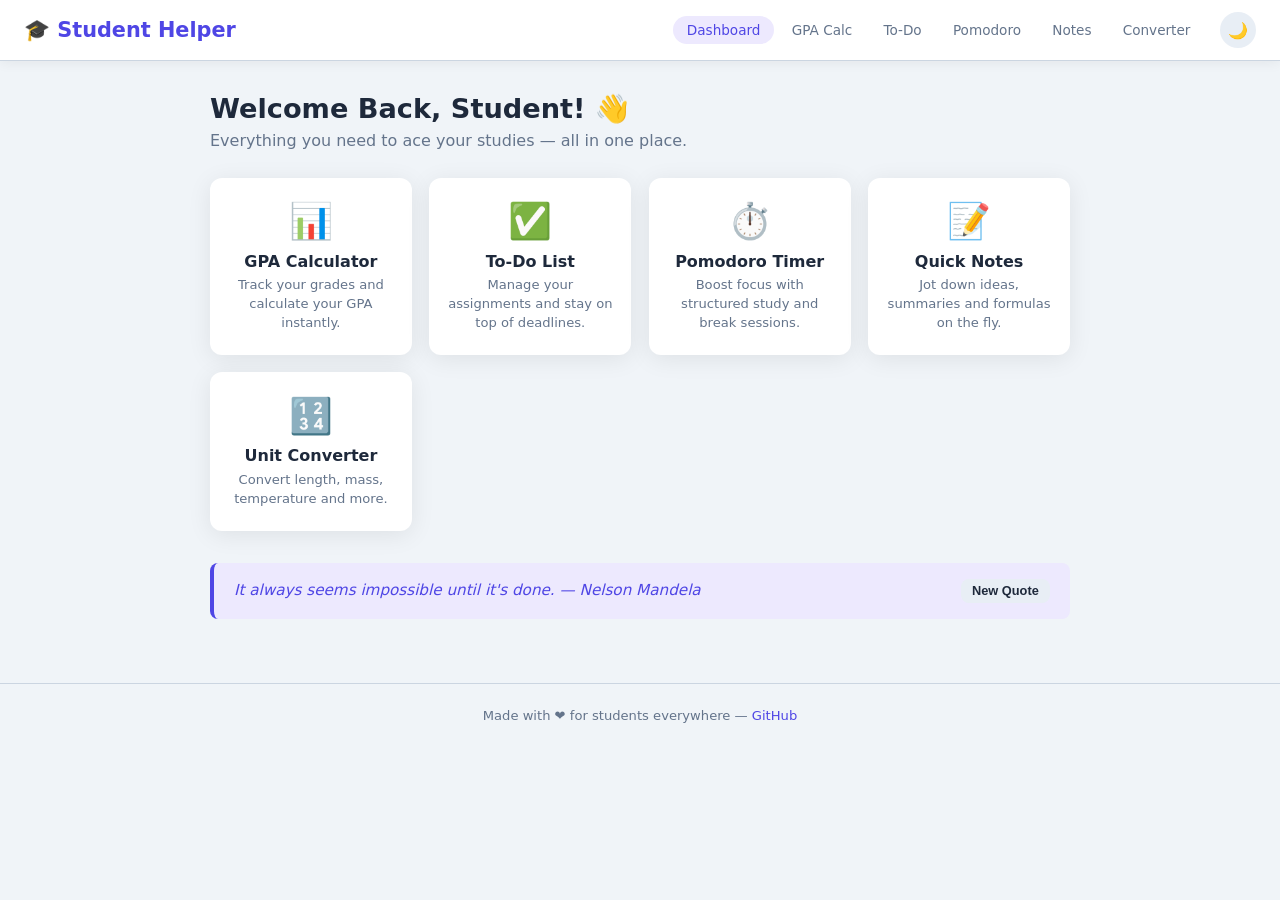
<file: index.html>
<!DOCTYPE html>
<html lang="en">
<head>
  <meta charset="UTF-8" />
  <meta name="viewport" content="width=device-width, initial-scale=1.0" />
  <title>Student Helper</title>
  <link rel="stylesheet" href="style.css" />
</head>
<body>
  <!-- ===== NAVBAR ===== -->
  <nav class="navbar">
    <div class="nav-brand">🎓 Student Helper</div>
    <ul class="nav-links">
      <li><a href="#" class="nav-btn active" data-tab="dashboard">Dashboard</a></li>
      <li><a href="#" class="nav-btn" data-tab="gpa">GPA Calc</a></li>
      <li><a href="#" class="nav-btn" data-tab="todo">To-Do</a></li>
      <li><a href="#" class="nav-btn" data-tab="pomodoro">Pomodoro</a></li>
      <li><a href="#" class="nav-btn" data-tab="notes">Notes</a></li>
      <li><a href="#" class="nav-btn" data-tab="converter">Converter</a></li>
    </ul>
    <button class="theme-toggle" id="themeToggle" title="Toggle dark/light mode">🌙</button>
  </nav>

  <main class="container">

    <!-- ===== DASHBOARD ===== -->
    <section id="tab-dashboard" class="tab active">
      <h2>Welcome Back, Student! 👋</h2>
      <p class="subtitle">Everything you need to ace your studies — all in one place.</p>
      <div class="cards">
        <div class="card" onclick="switchTab('gpa')">
          <div class="card-icon">📊</div>
          <h3>GPA Calculator</h3>
          <p>Track your grades and calculate your GPA instantly.</p>
        </div>
        <div class="card" onclick="switchTab('todo')">
          <div class="card-icon">✅</div>
          <h3>To-Do List</h3>
          <p>Manage your assignments and stay on top of deadlines.</p>
        </div>
        <div class="card" onclick="switchTab('pomodoro')">
          <div class="card-icon">⏱️</div>
          <h3>Pomodoro Timer</h3>
          <p>Boost focus with structured study and break sessions.</p>
        </div>
        <div class="card" onclick="switchTab('notes')">
          <div class="card-icon">📝</div>
          <h3>Quick Notes</h3>
          <p>Jot down ideas, summaries and formulas on the fly.</p>
        </div>
        <div class="card" onclick="switchTab('converter')">
          <div class="card-icon">🔢</div>
          <h3>Unit Converter</h3>
          <p>Convert length, mass, temperature and more.</p>
        </div>
      </div>

      <!-- Daily quote -->
      <div class="quote-box" id="quoteBox">
        <span id="quoteText">Loading quote…</span>
        <button class="btn-small" id="newQuoteBtn">New Quote</button>
      </div>
    </section>

    <!-- ===== GPA CALCULATOR ===== -->
    <section id="tab-gpa" class="tab">
      <h2>📊 GPA Calculator</h2>
      <p class="subtitle">Enter your courses, grades, and credit hours.</p>

      <div class="gpa-form">
        <div class="gpa-header row">
          <span>Course Name</span>
          <span>Grade (A–F / %)</span>
          <span>Credits</span>
          <span></span>
        </div>
        <div id="courseList"></div>
        <button class="btn" id="addCourseBtn">+ Add Course</button>
      </div>

      <div class="result-box" id="gpaResult" style="display:none;">
        <div class="result-label">Cumulative GPA</div>
        <div class="result-value" id="gpaValue">0.00</div>
      </div>
      <div class="btn-row">
        <button class="btn btn-primary" id="calcGpaBtn">Calculate GPA</button>
        <button class="btn btn-danger" id="clearGpaBtn">Clear All</button>
      </div>
    </section>

    <!-- ===== TO-DO LIST ===== -->
    <section id="tab-todo" class="tab">
      <h2>✅ To-Do List</h2>
      <p class="subtitle">Stay organized — add, complete and remove tasks.</p>

      <div class="todo-input-row">
        <input type="text" id="taskInput" placeholder="Add a new task…" maxlength="120" />
        <select id="taskPriority">
          <option value="low">🟢 Low</option>
          <option value="medium" selected>🟡 Medium</option>
          <option value="high">🔴 High</option>
        </select>
        <input type="date" id="taskDue" />
        <button class="btn btn-primary" id="addTaskBtn">Add</button>
      </div>

      <div class="filter-row">
        <button class="filter-btn active" data-filter="all">All</button>
        <button class="filter-btn" data-filter="pending">Pending</button>
        <button class="filter-btn" data-filter="done">Done</button>
        <button class="btn btn-danger btn-small" id="clearDoneBtn">Clear Done</button>
      </div>

      <ul id="taskList" class="task-list"></ul>
      <div id="todoEmpty" class="empty-state">No tasks yet — add one above! 🎉</div>
    </section>

    <!-- ===== POMODORO ===== -->
    <section id="tab-pomodoro" class="tab">
      <h2>⏱️ Pomodoro Timer</h2>
      <p class="subtitle">25 min focus → 5 min break. Stay in the zone.</p>

      <div class="pomodoro-settings">
        <label>Focus (min) <input type="number" id="focusMin" value="25" min="1" max="90" /></label>
        <label>Break (min) <input type="number" id="breakMin" value="5" min="1" max="30" /></label>
        <label>Rounds <input type="number" id="pomRounds" value="4" min="1" max="12" /></label>
      </div>

      <div class="pomodoro-display">
        <div class="pom-phase" id="pomPhase">Focus</div>
        <div class="pom-clock" id="pomClock">25:00</div>
        <div class="pom-progress">
          <div class="pom-progress-bar" id="pomProgressBar"></div>
        </div>
        <div class="pom-rounds" id="pomRoundsDisplay">Round 1 / 4</div>
      </div>

      <div class="btn-row">
        <button class="btn btn-primary" id="pomStart">▶ Start</button>
        <button class="btn" id="pomPause" disabled>⏸ Pause</button>
        <button class="btn btn-danger" id="pomReset">↺ Reset</button>
      </div>

      <div id="pomLog" class="pom-log"></div>
    </section>

    <!-- ===== NOTES ===== -->
    <section id="tab-notes" class="tab">
      <h2>📝 Quick Notes</h2>
      <p class="subtitle">Auto-saved to your browser — never lose an idea.</p>

      <div class="notes-toolbar">
        <button class="btn-small" id="addNoteBtn">+ New Note</button>
        <input type="text" id="noteSearch" placeholder="Search notes…" />
      </div>

      <div id="notesGrid" class="notes-grid"></div>
      <div id="notesEmpty" class="empty-state">No notes yet — create one above! 📌</div>
    </section>

    <!-- ===== UNIT CONVERTER ===== -->
    <section id="tab-converter" class="tab">
      <h2>🔢 Unit Converter</h2>
      <p class="subtitle">Quickly convert common units used in science and maths.</p>

      <div class="converter-tabs">
        <button class="ctab active" data-ctab="length">📏 Length</button>
        <button class="ctab" data-ctab="mass">⚖️ Mass</button>
        <button class="ctab" data-ctab="temp">🌡️ Temperature</button>
        <button class="ctab" data-ctab="time">⌚ Time</button>
        <button class="ctab" data-ctab="speed">🚀 Speed</button>
      </div>

      <div class="converter-body" id="converterBody">
        <!-- rendered by JS -->
      </div>
    </section>

  </main>

  <footer class="footer">
    <p>Made with ❤️ for students everywhere &mdash; <a href="https://github.com/ravindrajaipal/Student-helpfull" target="_blank">GitHub</a></p>
  </footer>

  <script src="app.js"></script>
</body>
</html>
</file>
<file: style.css>
/* ===================================================
   Student Helper — style.css
   =================================================== */

/* ---------- CSS Variables (Light Theme) ---------- */
:root {
  --bg:          #f0f4f8;
  --surface:     #ffffff;
  --surface2:    #e8eef5;
  --primary:     #4f46e5;
  --primary-lt:  #ede9fe;
  --accent:      #06b6d4;
  --danger:      #ef4444;
  --success:     #22c55e;
  --warning:     #f59e0b;
  --text:        #1e293b;
  --text-muted:  #64748b;
  --border:      #cbd5e1;
  --shadow:      0 4px 24px rgba(0,0,0,.08);
  --radius:      12px;
  --radius-sm:   8px;
  --font:        'Segoe UI', system-ui, -apple-system, sans-serif;
  --transition:  .25s ease;
}

/* ---------- Dark Theme ---------- */
[data-theme="dark"] {
  --bg:         #0f172a;
  --surface:    #1e293b;
  --surface2:   #334155;
  --primary:    #818cf8;
  --primary-lt: #312e81;
  --text:       #e2e8f0;
  --text-muted: #94a3b8;
  --border:     #334155;
  --shadow:     0 4px 24px rgba(0,0,0,.4);
}

/* ---------- Reset & Base ---------- */
*, *::before, *::after { box-sizing: border-box; margin: 0; padding: 0; }

html { scroll-behavior: smooth; }

body {
  font-family: var(--font);
  background: var(--bg);
  color: var(--text);
  min-height: 100vh;
  transition: background var(--transition), color var(--transition);
}

a { color: var(--primary); text-decoration: none; }
a:hover { text-decoration: underline; }

/* ---------- Navbar ---------- */
.navbar {
  position: sticky;
  top: 0;
  z-index: 100;
  display: flex;
  align-items: center;
  gap: 1rem;
  padding: .75rem 1.5rem;
  background: var(--surface);
  border-bottom: 1px solid var(--border);
  box-shadow: 0 2px 12px rgba(0,0,0,.06);
  flex-wrap: wrap;
}

.nav-brand {
  font-size: 1.3rem;
  font-weight: 700;
  color: var(--primary);
  white-space: nowrap;
  margin-right: auto;
}

.nav-links {
  list-style: none;
  display: flex;
  gap: .25rem;
  flex-wrap: wrap;
}

.nav-btn {
  display: inline-block;
  padding: .4rem .85rem;
  border-radius: 99px;
  font-size: .85rem;
  font-weight: 500;
  color: var(--text-muted);
  transition: background var(--transition), color var(--transition);
  cursor: pointer;
}
.nav-btn:hover, .nav-btn.active {
  background: var(--primary-lt);
  color: var(--primary);
  text-decoration: none;
}

.theme-toggle {
  background: var(--surface2);
  border: none;
  border-radius: 50%;
  width: 36px;
  height: 36px;
  cursor: pointer;
  font-size: 1rem;
  transition: background var(--transition);
}
.theme-toggle:hover { background: var(--primary-lt); }

/* ---------- Container ---------- */
.container {
  max-width: 900px;
  margin: 0 auto;
  padding: 2rem 1.25rem;
}

/* ---------- Tabs ---------- */
.tab { display: none; }
.tab.active { display: block; animation: fadeIn .3s ease; }

@keyframes fadeIn {
  from { opacity: 0; transform: translateY(10px); }
  to   { opacity: 1; transform: translateY(0); }
}

h2 { font-size: 1.7rem; font-weight: 700; margin-bottom: .35rem; }
.subtitle { color: var(--text-muted); margin-bottom: 1.75rem; }

/* ---------- Buttons ---------- */
.btn {
  display: inline-flex;
  align-items: center;
  gap: .4rem;
  padding: .55rem 1.2rem;
  border: none;
  border-radius: var(--radius-sm);
  font-size: .9rem;
  font-weight: 600;
  cursor: pointer;
  background: var(--surface2);
  color: var(--text);
  transition: filter var(--transition), background var(--transition);
}
.btn:hover { filter: brightness(.93); }
.btn:disabled { opacity: .5; cursor: not-allowed; }

.btn-primary { background: var(--primary); color: #fff; }
.btn-danger  { background: var(--danger);  color: #fff; }
.btn-small   {
  padding: .3rem .7rem;
  font-size: .8rem;
  border: none;
  border-radius: var(--radius-sm);
  background: var(--surface2);
  color: var(--text);
  cursor: pointer;
  font-weight: 600;
  transition: filter var(--transition);
}
.btn-small:hover { filter: brightness(.9); }

.btn-row {
  display: flex;
  gap: .75rem;
  margin-top: 1.25rem;
  flex-wrap: wrap;
}

/* ====================================================
   DASHBOARD
   ==================================================== */
.cards {
  display: grid;
  grid-template-columns: repeat(auto-fill, minmax(180px, 1fr));
  gap: 1.1rem;
  margin-bottom: 2rem;
}

.card {
  background: var(--surface);
  border-radius: var(--radius);
  padding: 1.4rem 1.1rem;
  box-shadow: var(--shadow);
  cursor: pointer;
  transition: transform var(--transition), box-shadow var(--transition);
  text-align: center;
}
.card:hover {
  transform: translateY(-4px);
  box-shadow: 0 8px 32px rgba(79,70,229,.15);
}
.card-icon { font-size: 2.2rem; margin-bottom: .6rem; }
.card h3 { font-size: 1rem; font-weight: 700; margin-bottom: .3rem; }
.card p  { font-size: .82rem; color: var(--text-muted); line-height: 1.45; }

.quote-box {
  background: var(--primary-lt);
  border-left: 4px solid var(--primary);
  border-radius: var(--radius-sm);
  padding: 1rem 1.25rem;
  display: flex;
  align-items: center;
  gap: 1rem;
  flex-wrap: wrap;
}
#quoteText {
  flex: 1;
  font-style: italic;
  font-size: .95rem;
  color: var(--primary);
  line-height: 1.55;
}

/* ====================================================
   GPA CALCULATOR
   ==================================================== */
.gpa-form {
  background: var(--surface);
  border-radius: var(--radius);
  padding: 1.25rem;
  box-shadow: var(--shadow);
  margin-bottom: 1.25rem;
}

.gpa-header {
  display: grid;
  grid-template-columns: 2fr 1.5fr 1fr .5fr;
  gap: .6rem;
  font-size: .78rem;
  font-weight: 700;
  text-transform: uppercase;
  color: var(--text-muted);
  letter-spacing: .05em;
  padding-bottom: .5rem;
  border-bottom: 1px solid var(--border);
  margin-bottom: .75rem;
}

.course-row {
  display: grid;
  grid-template-columns: 2fr 1.5fr 1fr .5fr;
  gap: .6rem;
  margin-bottom: .55rem;
  align-items: center;
}

.course-row input, .course-row select {
  padding: .45rem .65rem;
  border: 1px solid var(--border);
  border-radius: var(--radius-sm);
  background: var(--bg);
  color: var(--text);
  font-size: .9rem;
  width: 100%;
}

.course-row input:focus, .course-row select:focus {
  outline: 2px solid var(--primary);
  border-color: transparent;
}

.remove-course {
  background: none;
  border: none;
  color: var(--danger);
  font-size: 1.2rem;
  cursor: pointer;
  padding: 0 .25rem;
  line-height: 1;
  transition: transform var(--transition);
}
.remove-course:hover { transform: scale(1.2); }

.result-box {
  background: var(--surface);
  border-radius: var(--radius);
  padding: 1.5rem;
  text-align: center;
  box-shadow: var(--shadow);
  margin-bottom: .5rem;
}
.result-label { font-size: .85rem; color: var(--text-muted); text-transform: uppercase; letter-spacing: .05em; }
.result-value { font-size: 3rem; font-weight: 800; color: var(--primary); }

/* ====================================================
   TO-DO
   ==================================================== */
.todo-input-row {
  display: flex;
  gap: .6rem;
  flex-wrap: wrap;
  margin-bottom: 1rem;
}

.todo-input-row input[type="text"],
.todo-input-row input[type="date"],
.todo-input-row select {
  padding: .5rem .8rem;
  border: 1px solid var(--border);
  border-radius: var(--radius-sm);
  background: var(--surface);
  color: var(--text);
  font-size: .9rem;
}

.todo-input-row input[type="text"] { flex: 1; min-width: 180px; }

.filter-row {
  display: flex;
  gap: .5rem;
  align-items: center;
  margin-bottom: 1rem;
  flex-wrap: wrap;
}

.filter-btn {
  padding: .35rem .85rem;
  border: 1px solid var(--border);
  border-radius: 99px;
  background: var(--surface);
  color: var(--text-muted);
  font-size: .82rem;
  cursor: pointer;
  font-weight: 600;
  transition: background var(--transition), color var(--transition);
}
.filter-btn.active, .filter-btn:hover {
  background: var(--primary);
  color: #fff;
  border-color: var(--primary);
}

.task-list { list-style: none; display: flex; flex-direction: column; gap: .55rem; }

.task-item {
  display: flex;
  align-items: center;
  gap: .75rem;
  background: var(--surface);
  border-radius: var(--radius-sm);
  padding: .75rem 1rem;
  box-shadow: 0 2px 8px rgba(0,0,0,.05);
  transition: opacity var(--transition);
  animation: fadeIn .25s ease;
}

.task-item.done .task-text {
  text-decoration: line-through;
  color: var(--text-muted);
}

.task-check {
  appearance: none;
  width: 1.15rem;
  height: 1.15rem;
  border: 2px solid var(--border);
  border-radius: 50%;
  cursor: pointer;
  flex-shrink: 0;
  transition: background var(--transition), border-color var(--transition);
}
.task-check:checked {
  background: var(--success);
  border-color: var(--success);
}

.task-text { flex: 1; font-size: .92rem; word-break: break-word; }
.task-meta { font-size: .75rem; color: var(--text-muted); white-space: nowrap; }

.priority-badge {
  font-size: .7rem;
  padding: .15rem .45rem;
  border-radius: 99px;
  font-weight: 700;
  text-transform: uppercase;
}
.priority-high   { background: #fee2e2; color: #b91c1c; }
.priority-medium { background: #fef3c7; color: #92400e; }
.priority-low    { background: #dcfce7; color: #166534; }
[data-theme="dark"] .priority-high   { background: #7f1d1d; color: #fca5a5; }
[data-theme="dark"] .priority-medium { background: #78350f; color: #fcd34d; }
[data-theme="dark"] .priority-low    { background: #14532d; color: #86efac; }

.delete-task {
  background: none;
  border: none;
  color: var(--text-muted);
  font-size: 1rem;
  cursor: pointer;
  opacity: 0;
  transition: opacity var(--transition), color var(--transition);
  padding: 0 .2rem;
}
.task-item:hover .delete-task { opacity: 1; }
.delete-task:hover { color: var(--danger); }

.empty-state {
  text-align: center;
  color: var(--text-muted);
  padding: 2.5rem 1rem;
  font-size: .95rem;
}

/* ====================================================
   POMODORO
   ==================================================== */
.pomodoro-settings {
  display: flex;
  gap: 1.5rem;
  flex-wrap: wrap;
  margin-bottom: 1.75rem;
  align-items: flex-end;
}

.pomodoro-settings label {
  display: flex;
  flex-direction: column;
  gap: .35rem;
  font-size: .85rem;
  font-weight: 600;
  color: var(--text-muted);
}

.pomodoro-settings input[type="number"] {
  padding: .45rem .7rem;
  border: 1px solid var(--border);
  border-radius: var(--radius-sm);
  background: var(--surface);
  color: var(--text);
  font-size: 1rem;
  width: 80px;
  text-align: center;
}

.pomodoro-display {
  background: var(--surface);
  border-radius: var(--radius);
  padding: 2.5rem 1.5rem;
  text-align: center;
  box-shadow: var(--shadow);
  margin-bottom: 1.5rem;
  position: relative;
}

.pom-phase {
  font-size: .95rem;
  font-weight: 700;
  text-transform: uppercase;
  letter-spacing: .1em;
  color: var(--primary);
  margin-bottom: .5rem;
}

.pom-clock {
  font-size: 5rem;
  font-weight: 800;
  letter-spacing: .05em;
  line-height: 1;
  color: var(--text);
  margin-bottom: 1rem;
  font-variant-numeric: tabular-nums;
}

.pom-progress {
  background: var(--border);
  border-radius: 99px;
  height: 8px;
  overflow: hidden;
  margin-bottom: .75rem;
}
.pom-progress-bar {
  height: 100%;
  border-radius: 99px;
  background: linear-gradient(90deg, var(--primary), var(--accent));
  width: 0%;
  transition: width .5s linear;
}

.pom-rounds { font-size: .9rem; color: var(--text-muted); font-weight: 600; }

.pom-log {
  margin-top: 1.25rem;
  max-height: 130px;
  overflow-y: auto;
  font-size: .82rem;
  color: var(--text-muted);
}

.pom-log-entry {
  padding: .25rem 0;
  border-bottom: 1px solid var(--border);
}

/* ====================================================
   NOTES
   ==================================================== */
.notes-toolbar {
  display: flex;
  gap: .75rem;
  margin-bottom: 1.25rem;
  align-items: center;
  flex-wrap: wrap;
}

#noteSearch {
  flex: 1;
  padding: .45rem .8rem;
  border: 1px solid var(--border);
  border-radius: var(--radius-sm);
  background: var(--surface);
  color: var(--text);
  font-size: .9rem;
  min-width: 160px;
}

.notes-grid {
  display: grid;
  grid-template-columns: repeat(auto-fill, minmax(220px, 1fr));
  gap: 1rem;
}

.note-card {
  background: var(--surface);
  border-radius: var(--radius);
  padding: 1rem 1.1rem;
  box-shadow: var(--shadow);
  display: flex;
  flex-direction: column;
  gap: .5rem;
  animation: fadeIn .25s ease;
  position: relative;
}

.note-title {
  font-weight: 700;
  font-size: .95rem;
  background: none;
  border: none;
  color: var(--text);
  width: 100%;
  padding: 0;
  font-family: var(--font);
}
.note-title:focus { outline: none; text-decoration: underline dotted var(--primary); }

.note-body {
  flex: 1;
  font-size: .86rem;
  color: var(--text-muted);
  background: none;
  border: none;
  resize: none;
  width: 100%;
  min-height: 90px;
  font-family: var(--font);
  line-height: 1.55;
}
.note-body:focus { outline: none; }

.note-footer {
  display: flex;
  justify-content: space-between;
  align-items: center;
  font-size: .72rem;
  color: var(--text-muted);
}

.delete-note {
  background: none;
  border: none;
  color: var(--text-muted);
  cursor: pointer;
  font-size: .85rem;
  padding: 0;
  transition: color var(--transition);
}
.delete-note:hover { color: var(--danger); }

/* Note colour accents */
.note-card:nth-child(5n+1) { border-top: 3px solid #4f46e5; }
.note-card:nth-child(5n+2) { border-top: 3px solid #06b6d4; }
.note-card:nth-child(5n+3) { border-top: 3px solid #f59e0b; }
.note-card:nth-child(5n+4) { border-top: 3px solid #22c55e; }
.note-card:nth-child(5n+5) { border-top: 3px solid #ef4444; }

/* ====================================================
   UNIT CONVERTER
   ==================================================== */
.converter-tabs {
  display: flex;
  gap: .5rem;
  flex-wrap: wrap;
  margin-bottom: 1.5rem;
}

.ctab {
  padding: .45rem 1rem;
  border: 1px solid var(--border);
  border-radius: 99px;
  background: var(--surface);
  color: var(--text-muted);
  font-size: .85rem;
  cursor: pointer;
  font-weight: 600;
  transition: background var(--transition), color var(--transition);
}
.ctab.active, .ctab:hover {
  background: var(--primary);
  color: #fff;
  border-color: var(--primary);
}

.converter-body {
  background: var(--surface);
  border-radius: var(--radius);
  padding: 1.5rem;
  box-shadow: var(--shadow);
}

.converter-row {
  display: flex;
  gap: .75rem;
  align-items: center;
  flex-wrap: wrap;
  margin-bottom: 1rem;
}

.converter-row input,
.converter-row select {
  padding: .5rem .8rem;
  border: 1px solid var(--border);
  border-radius: var(--radius-sm);
  background: var(--bg);
  color: var(--text);
  font-size: 1rem;
  flex: 1;
  min-width: 100px;
}

.converter-row input:focus,
.converter-row select:focus {
  outline: 2px solid var(--primary);
  border-color: transparent;
}

.converter-eq {
  font-size: 1.5rem;
  color: var(--text-muted);
  flex-shrink: 0;
}

#convResult {
  font-size: 1.4rem;
  font-weight: 700;
  color: var(--primary);
  margin-top: .5rem;
  min-height: 2rem;
}

/* ====================================================
   FOOTER
   ==================================================== */
.footer {
  text-align: center;
  padding: 1.5rem;
  font-size: .82rem;
  color: var(--text-muted);
  border-top: 1px solid var(--border);
  margin-top: 2rem;
}

/* ====================================================
   RESPONSIVE
   ==================================================== */
@media (max-width: 600px) {
  .navbar { gap: .5rem; }
  .nav-brand { font-size: 1.1rem; }
  .nav-btn { padding: .35rem .6rem; font-size: .78rem; }
  h2 { font-size: 1.4rem; }
  .pom-clock { font-size: 3.5rem; }
  .gpa-header, .course-row { grid-template-columns: 2fr 1.2fr .8fr .4fr; }
}
</file>
